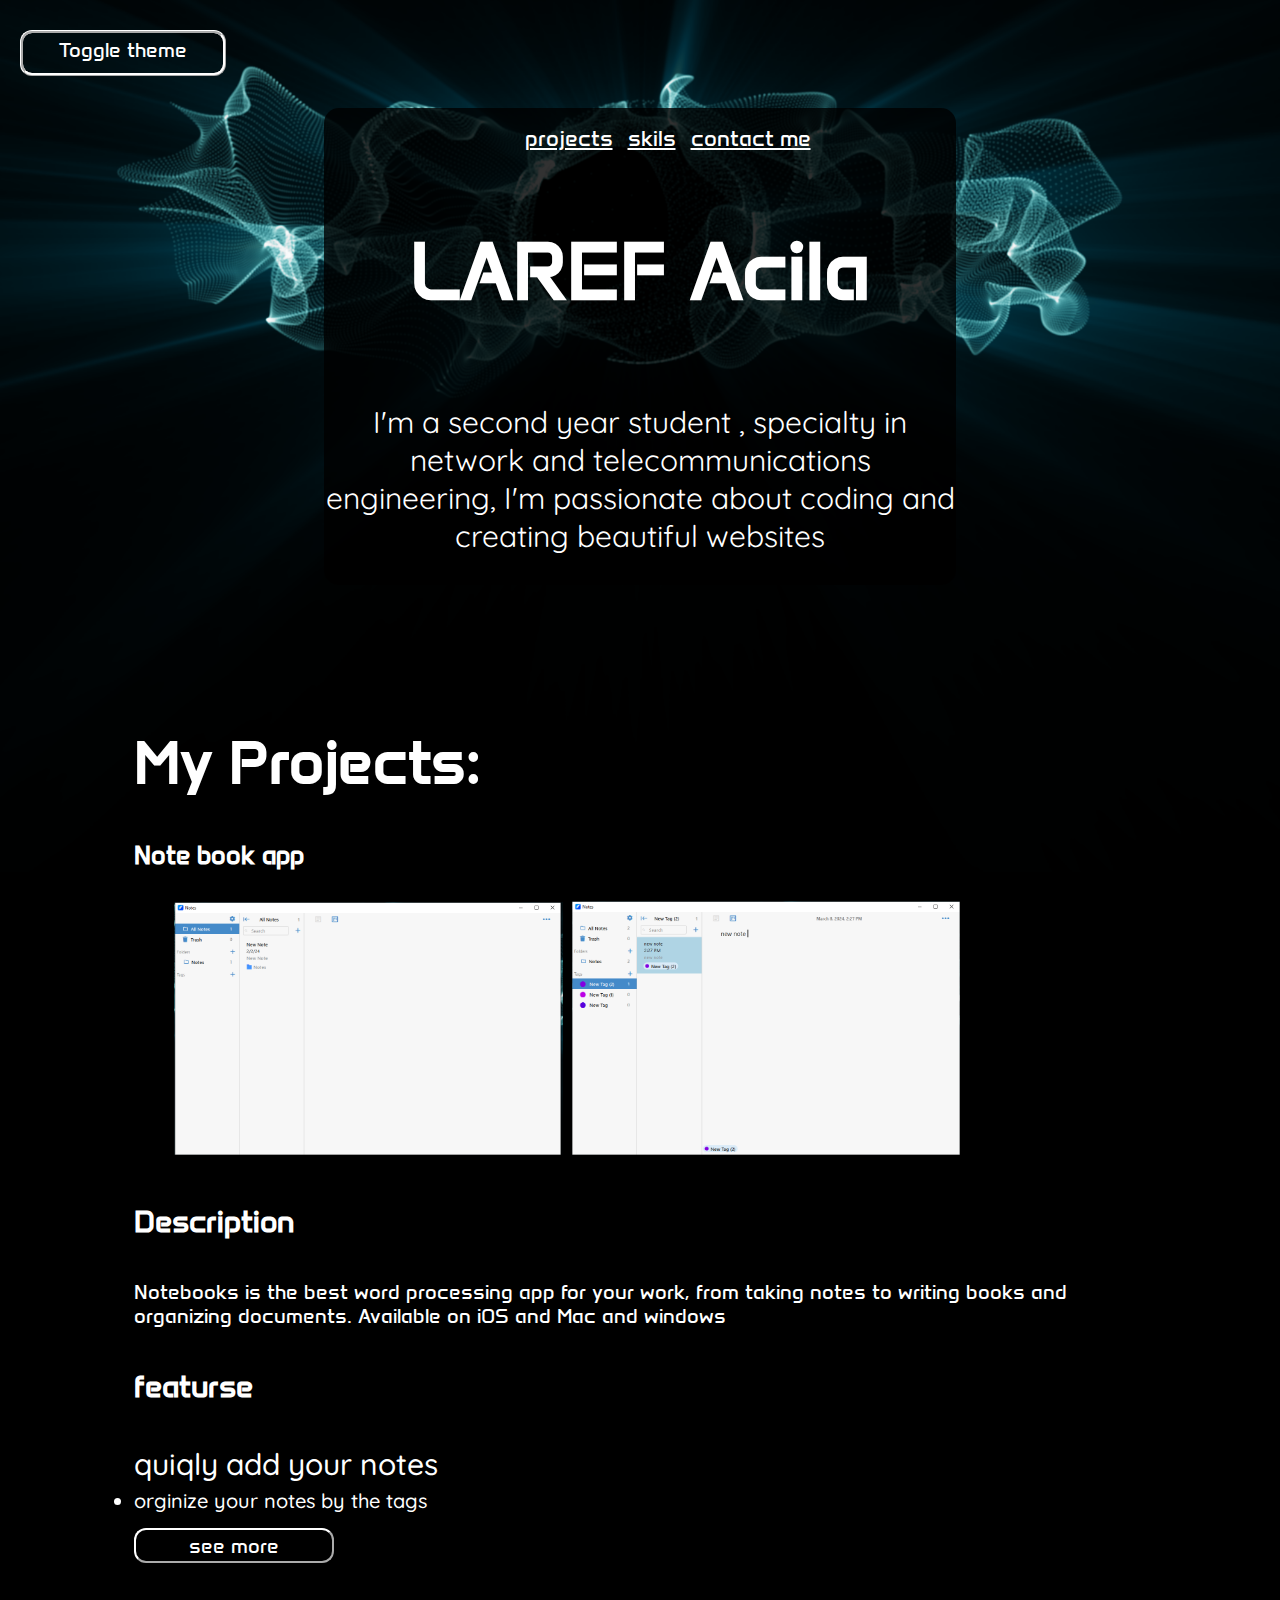
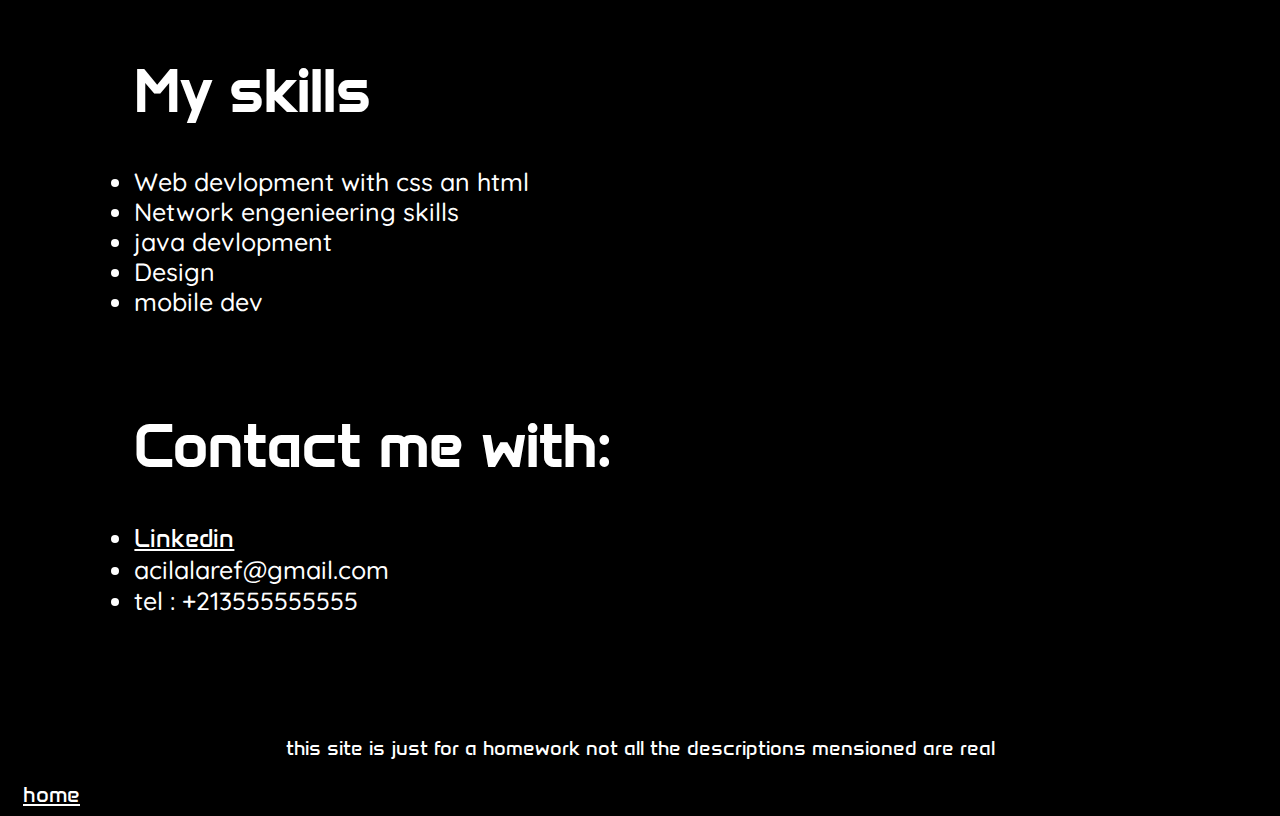
<file: index.html>
<!DOCTYPE html>
<html lang="en">
<head>
    <meta charset="UTF-8">
    <meta name="viewport" content="width=device-width, initial-scale=1.0">
    <link rel="stylesheet" href="./styles.css">
    <title>Portfolio</title>
</head>
<body>
    <a id="toggle" href="./light.html">Toggle theme</a>
    <section id="Home" class="Home">
        <div class="main">
            <nav class="navbar">
                <ul class="links">
                    <li class="nvlink"><a href="#projects" class="link">projects</a></li>
                    <li class="nvlink"><a href="#skills" class="link">skils</a></li>
                    <li class="nvlink"><a href="#contact-me" class="link">contact me</a></li>
                </ul>
            </nav>
            <h1 class="logo">
                LAREF Acila
            </h1>
            <p class="aboutme">
                I'm a second year student , specialty in network and telecommunications engineering, I'm passionate about coding and creating beautiful websites
            </p>
        </div>
    </section>
    <section id="projects">
        <h1>My Projects:</h1>
        <div class="project">
                <h3>Note book app</h3>
                <ul class="images">
                    <img src="./Screenshot 01.png" >
                    <img src="./Screenshot 02.png" >
                </ul>
                
                <h4>Description</h4>
                <p>Notebooks is the best word processing app for your work, from taking notes to writing books and organizing documents. Available on iOS and Mac and windows</p>
            
                <h4>featurse</h4>
                <li >quiqly add your notes</li>
                <li class="feature">orginize your notes by the tags</li>
                <button href="https://example.com">see more</button>
        </div>
    </section>
    <section id="skills">
        <h1>My skills</h1>
        <li>Web devlopment with css an html</li>
        <li>Network engenieering skills</li>
        <li>java devlopment</li>
        <li>Design</li>
        <li>mobile dev</li>
    </section>
    <section id="contact-me">
        <h1>Contact me with:</h1>
        <li><a href="linkedin.com">Linkedin</a></li>
        <li>acilalaref@gmail.com</li>
        <li>tel : +213555555555</li>
    </section>

    <div class="allrightreserved">
        <p>this site is just for a homework not all the descriptions mensioned are real</p>
    </div>
    <li class="nvlink"><a href="#Home" class="link">home</a></li>
</body>
</html>
</file>
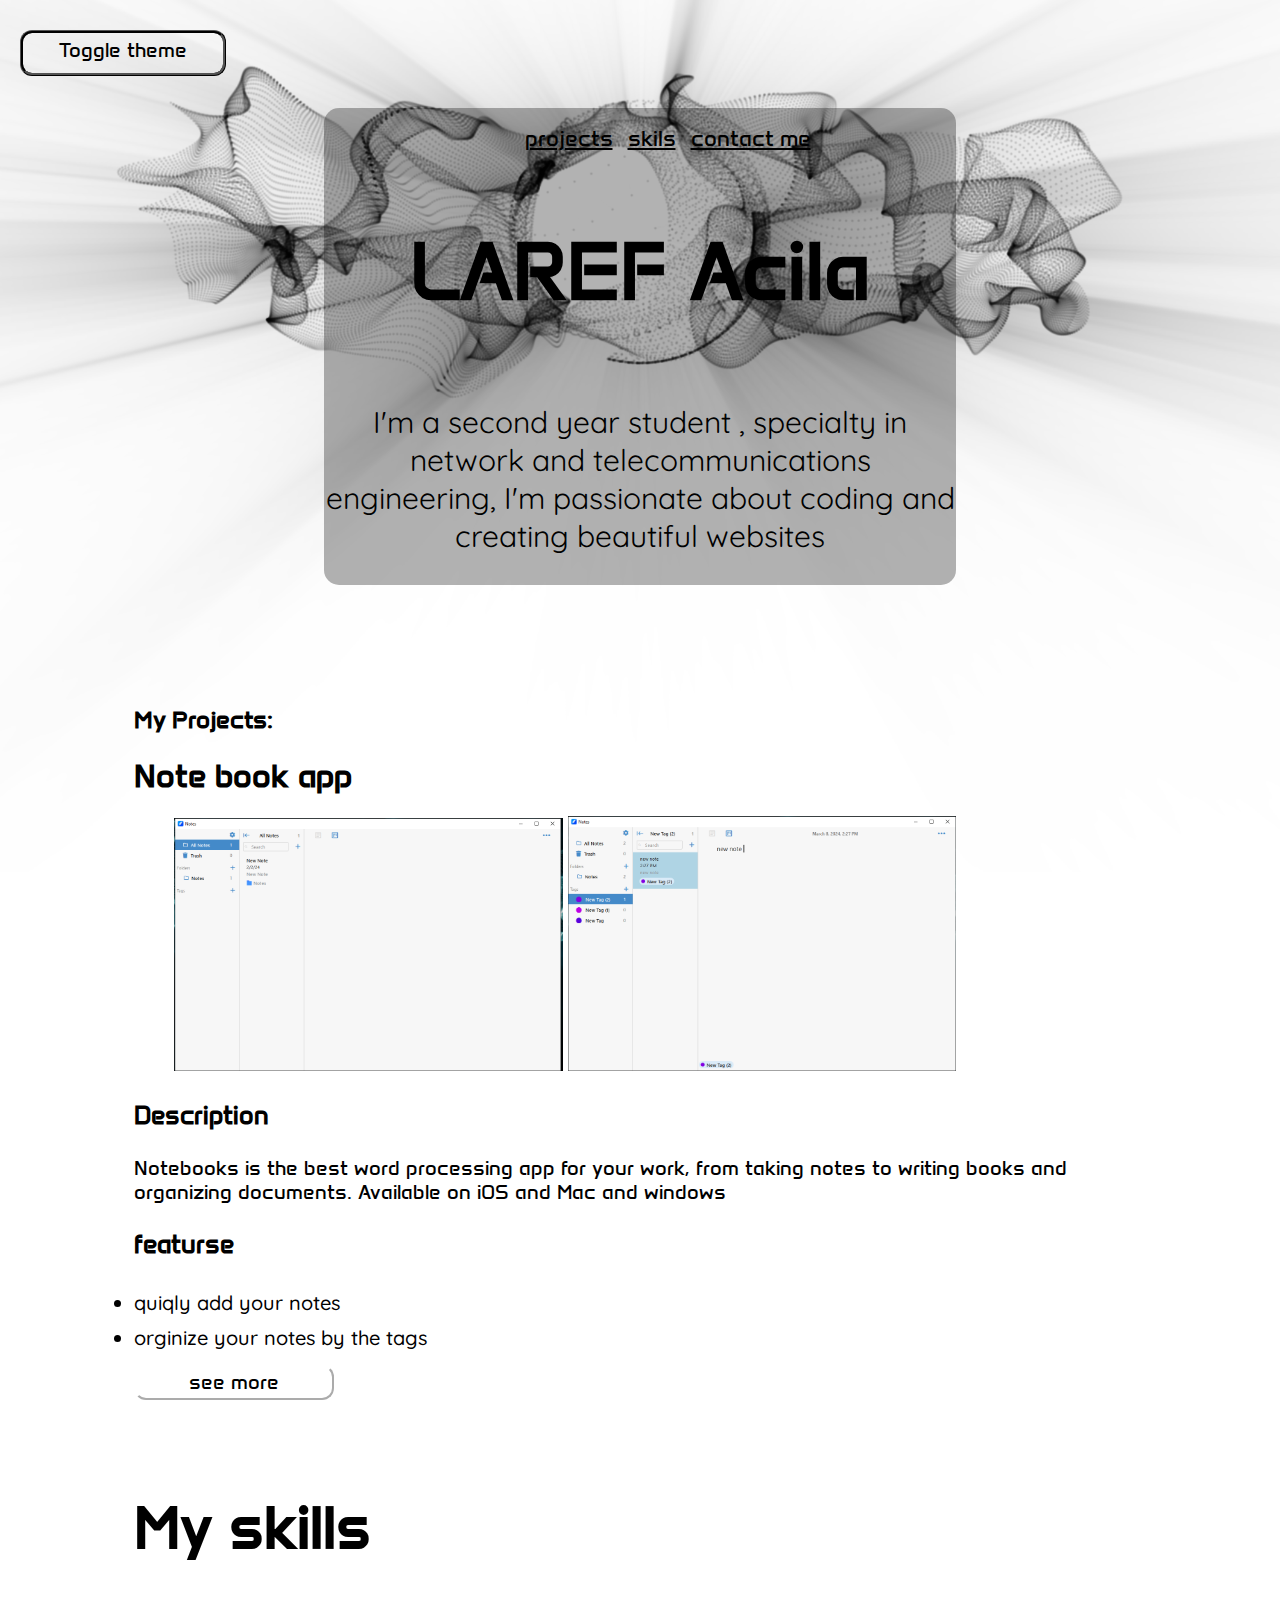
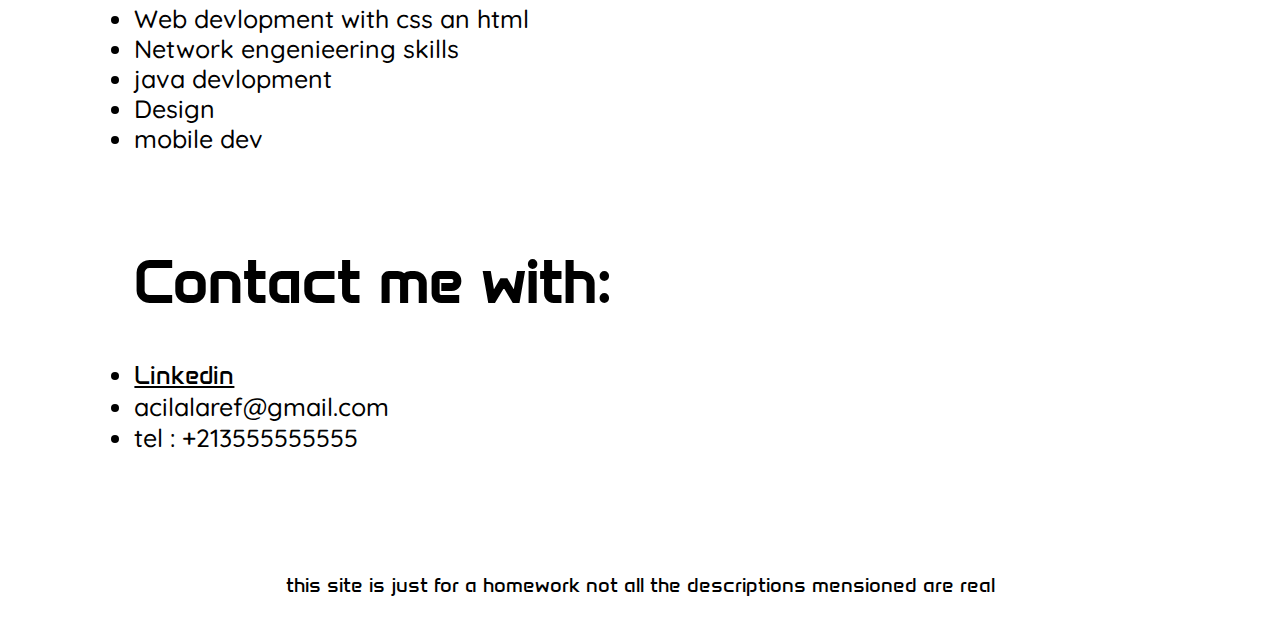
<file: light.html>
<!DOCTYPE html>
<html lang="en">
<head>
    <meta charset="UTF-8">
    <meta name="viewport" content="width=device-width, initial-scale=1.0">
    <link rel="stylesheet" href="./styles2.css">
    <title>Portfolio</title>
</head>
<body>
    <a id="toggle" href="./index.html">Toggle theme</a>
    <section class="Home">
        <div class="main">
            <nav class="navbar">
                <ul class="links">
                    <li class="nvlink"><a href="#projects" class="link">projects</a></li>
                    <li class="nvlink"><a href="#skills" class="link">skils</a></li>
                    <li class="nvlink"><a href="#contact-me" class="link">contact me</a></li>
                </ul>
            </nav>
            <h1 class="logo">
                LAREF Acila
            </h1>
            <p class="aboutme">
                I'm a second year student , specialty in network and telecommunications engineering, I'm passionate about coding and creating beautiful websites
            </p>
        </div>
    </section>
    <section id="projects">
        <h2>My Projects:</h2>
        <div class="project">
                <h1>Note book app</h1>
                <ul class="images">
                    <img src="./Screenshot 01.png" >
                    <img src="./Screenshot 02.png" >
                </ul>
                
                <h3>Description</h3>
                <p>Notebooks is the best word processing app for your work, from taking notes to writing books and organizing documents. Available on iOS and Mac and windows</p>
                <h3>
                    featurse
                </h3>
                <li class="feature">quiqly add your notes</li>
                <li class="feature">orginize your notes by the tags</li>
                <button href="https://example.com">see more</button>
        </div>
    </section>
    <section id="skills">
        <h1>My skills</h1>
        <li>Web devlopment with css an html</li>
        <li>Network engenieering skills</li>
        <li>java devlopment</li>
        <li>Design</li>
        <li>mobile dev</li>
    </section>
    <section id="contact-me">
        <h1>Contact me with:</h1>
        <li><a href="linkedin.com">Linkedin</a></li>
        <li>acilalaref@gmail.com</li>
        <li>tel : +213555555555</li>
    </section>

    <div class="allrightreserved">
        <p>this site is just for a homework not all the descriptions mensioned are real</p>
    </div>
</body>
</html>
</file>
<file: styles.css>
@import url('https://fonts.googleapis.com/css2?family=Anta&display=swap');
@import url('https://fonts.googleapis.com/css2?family=Anta&family=Quicksand:wght@300..700&display=swap');

html {
    scroll-behavior: smooth;
}

a#toggle{
    padding-top: 5px;
    text-align: center;
    border-style:ridge ;
    position: absolute;
    top: 20px;
    left: 20px;
    margin-top: 10px;
    width: 200px;
    height: 35px;
    background-color: transparent;
    border-radius: 12px;
    border-color: white;
    font-size: 20PX;
    cursor:  pointer;
    animation:all 0.3s ease;
    text-decoration: none;
}
a#toggle:hover{
    text-decoration: none;
    color: rgb(0, 180, 224);
    border-color: aqua;
}
button#toggle a:hover{
    color: black;
}
button#toggle:hover{
    background-color: white;
    color: black;
}
body{
    background-color: rgb(0, 0, 0);
    display: flex;
    flex-direction: column;
    background-image: url('blue.png');
    background-position: top;
    background-repeat: no-repeat;
    background-size: 100%;
}
li{
    list-style: none;
    font-family: 'Quicksand';
    font-weight: 500;
}
*{
    color: white;
    font-family: "Anta";
}
.Home{
    display: flex;
    justify-content: center;
}
.main{
    display: flex;
    flex-direction: column;
    margin-top: 100px;
    background-color: rgba(0, 0, 0, 0.8); /* Black color with 50% opacity */
    width: 50%;
    border-radius: 15px;
    justify-content: center;
}
nav.navbar{
    display: flex;
    justify-content: center;
    
}
ul.links{
    display: flex;
    width:fit-content;
    margin-right: px;
    
}
li.nvlink{
    margin-left: 15px;
    font-size: 22px;
}
h1.logo{
    font-size: 80px;
    text-align: center;
}

p.aboutme{
    font-family: 'Quicksand';
    font-size: 30px;
    text-align: center;
}
ul.images img{
    width: 40%;
}
h3{
    font-size: 25px;
}
p{
    font-size: 20px;
}
li.feature{
    list-style:disc ;
    font-size: 20px;
    line-height: 35px;
}
#projects{
    margin-top: 100px;
    align-self: center  ;
    width: 80%;
    font-size: 30px;
}
#projects button{
    margin-top: 10px;
    width: 200px;
    height: 35px;
    background-color: transparent;
    border-radius: 12px;
    border-color: white;
    font-size: 20PX;
    cursor:  pointer;
    animation:all 0.3s ease;
}
#projects button:hover{
    background-color: white;
    color: black;
}
#skills{
    margin-top: 50px;
    align-self: center  ;
    width: 80%;
    font-size: 30px;
}

#skills li{
    list-style: disc;
    line-height: 30px;
    font-size: 25px;
}
#contact-me{
    margin-top: 50px;
    align-self: center  ;
    width: 80%;
    font-size: 30px;
}

#contact-me li{
    font-size: 25px;
    list-style: disc;
}
a{
    animation: all 0.3s ease;
}
a:hover{
    color: aqua;
}
.allrightreserved{
    margin-top: 100px;
    text-align: center;
}
</file>
<file: styles2.css>
@import url('https://fonts.googleapis.com/css2?family=Anta&display=swap');
@import url('https://fonts.googleapis.com/css2?family=Anta&family=Quicksand:wght@300..700&display=swap');

html {
    scroll-behavior: smooth;
}
a#toggle{
    padding-top: 5px;
    text-align: center;
    border-style:ridge ;
    position: absolute;
    top: 20px;
    left: 20px;
    margin-top: 10px;
    width: 200px;
    height: 35px;
    background-color: transparent;
    border-radius: 12px;
    border-color: rgb(0, 0, 0);
    font-size: 20PX;
    cursor:  pointer;
    animation:all 0.3s ease;
    text-decoration: none;
}
a#toggle:hover{
    text-decoration: none;
    color: rgb(0, 180, 224);
    border-color: aqua;
}
body{
    background-color: rgb(255, 255, 255);
    display: flex;
    flex-direction: column;
    background-image: url('black.png');
    background-position: top;
    background-repeat: no-repeat;
    background-size: 100%;
}
li{
    list-style: none;
    font-family: 'Quicksand';
    font-weight: 500;
}
*{
    color: rgb(0, 0, 0);
    font-family: "Anta";
}
.Home{
    display: flex;
    justify-content: center;
}
.main{
    display: flex;
    flex-direction: column;
    margin-top: 100px;
    background-color: rgba(0, 0, 0, 0.3); /* Black color with 50% opacity */
    width: 50%;
    border-radius: 15px;
    justify-content: center;
}
nav.navbar{
    display: flex;
    justify-content: center;
    
}
ul.links{
    display: flex;
    width:fit-content;
    margin-right: px;
    
}
li.nvlink{
    margin-left: 15px;
    font-size: 22px;
}
h1.logo{
    font-size: 80px;
    text-align: center;
}

p.aboutme{
    font-family: 'Quicksand';
    font-size: 30px;
    text-align: center;
}
ul.images img{
    width: 40%;
}
h3{
    font-size: 25px;
}
p{
    font-size: 20px;
}
li.feature{
    list-style:disc ;
    font-size: 20px;
    line-height: 35px;
}
#projects{
    margin-top: 100px;
    align-self: center  ;
    width: 80%;
}
#projects button{
    margin-top: 10px;
    width: 200px;
    height: 35px;
    background-color: transparent;
    border-radius: 12px;
    border-color: white;
    font-size: 20PX;
    cursor:  pointer;
    animation:all 0.3s ease;
}
#projects button:hover{
    background-color: white;
    color: black;
}
#skills{
    margin-top: 50px;
    align-self: center  ;
    width: 80%;
    font-size: 30px;
}

#skills li{
    list-style: disc;
    line-height: 30px;
    font-size: 25px;
}
#contact-me{
    margin-top: 50px;
    align-self: center  ;
    width: 80%;
    font-size: 30px;
}
#contact-me{
    margin-top: 50px;
    align-self: center  ;
    width: 80%;
    font-size: 30px;
}
#contact-me li{
    font-size: 25px;
    list-style: disc;
}
a{
    animation: all 0.3s ease;
}
a:hover{
    color: aqua;
}
.allrightreserved{
    margin-top: 100px;
    text-align: center;
}
</file>
